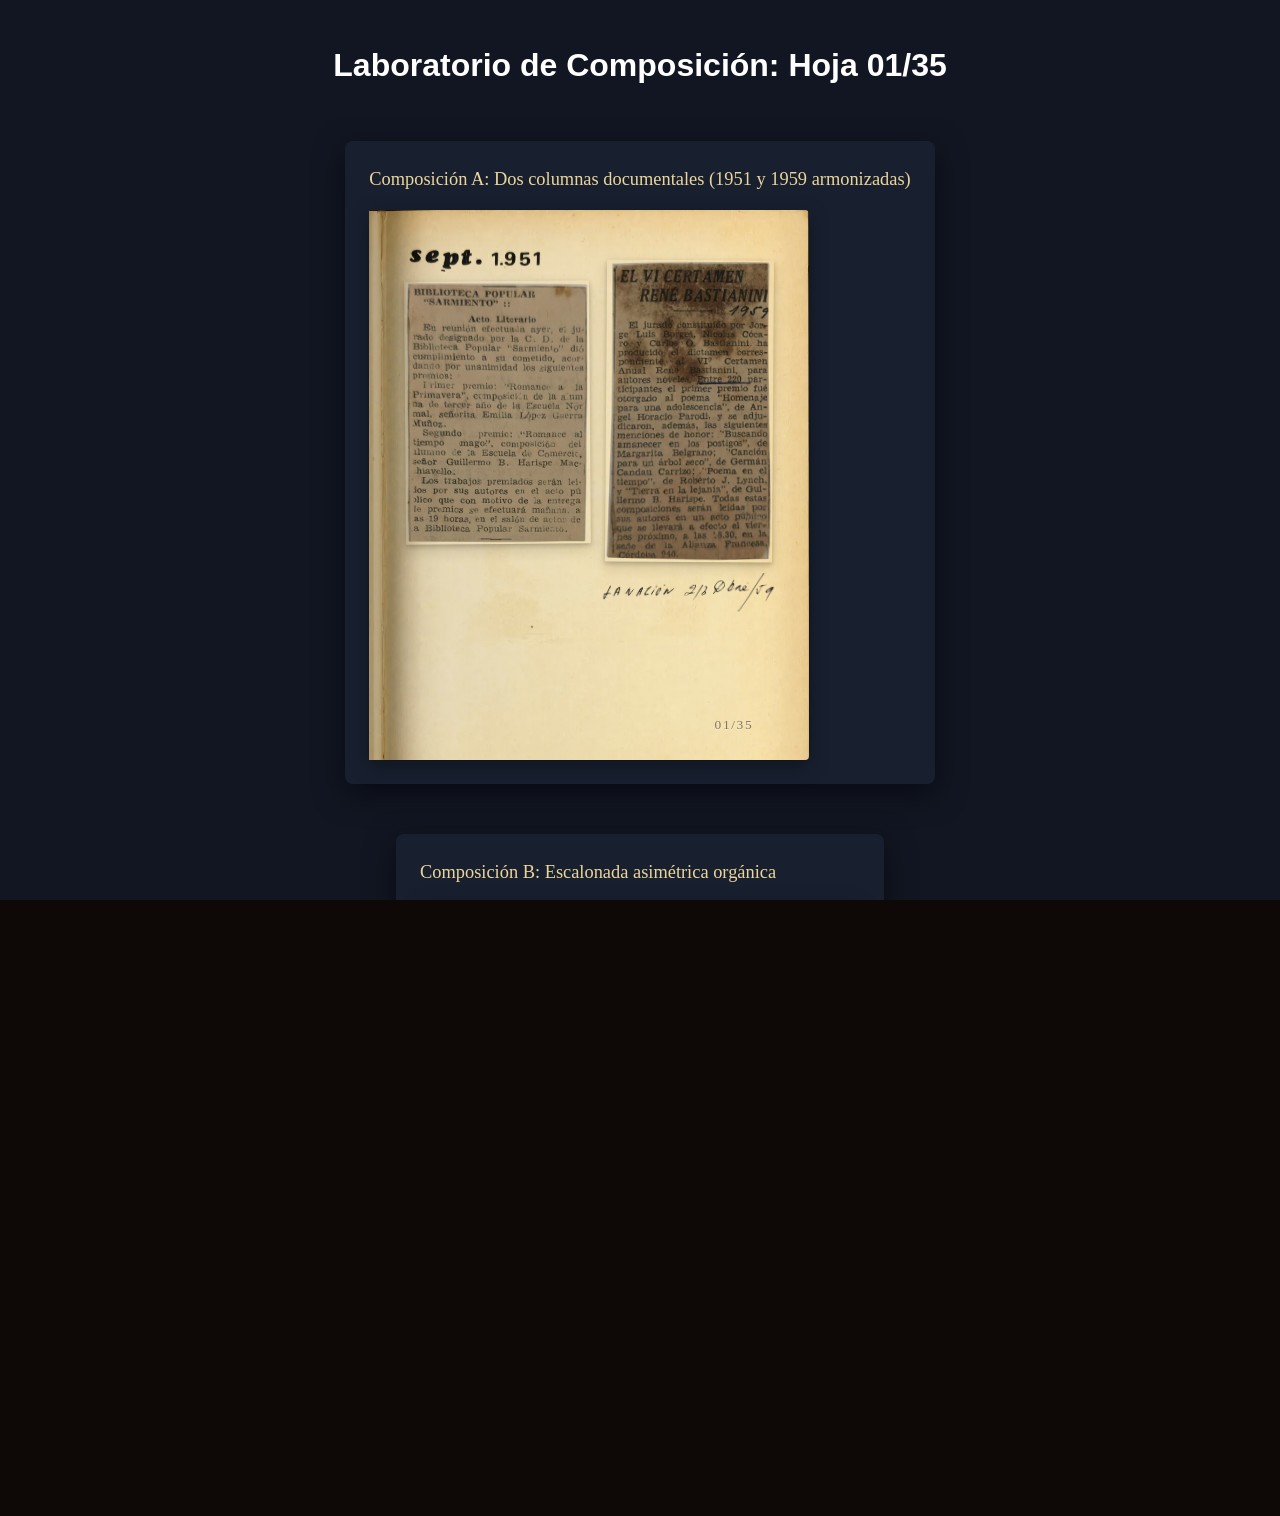
<file: tests/test-sheet-01.html>
<!DOCTYPE html>
<html lang="es">
<head>
  <meta charset="UTF-8">
  <title>Pruebas de Composición — Hoja 01/35</title>
  <link rel="stylesheet" href="../css/main.css">
  <link rel="stylesheet" href="../css/book.css">
  <style>
    body {
      background: #111622;
      color: #fff;
      font-family: sans-serif;
      padding: 40px;
      display: flex;
      flex-direction: column;
      align-items: center;
      gap: 50px;
    }
    .test-card {
      background: #182030;
      padding: 24px;
      border-radius: 8px;
      box-shadow: 0 10px 30px rgba(0,0,0,0.5);
    }
    .test-title {
      font-size: 1.15rem;
      margin-bottom: 15px;
      color: #ecd59b;
      font-family: serif;
    }
    .mock-page {
      width: 440px;
      height: 550px;
      padding: 30px 36px 20px 36px;
      background-color: var(--paper-ivory);
      background-image: 
        linear-gradient(to left, rgba(0,0,0,0.03) 0%, transparent 10%, rgba(20,12,6,0.08) 88%, rgba(20,12,6,0.32) 100%),
        url('../assets/textures/moda-page-gutter-paper.webp');
      background-size: cover;
      box-shadow: 0 6px 20px rgba(0,0,0,0.4);
      border-radius: 0 4px 4px 0;
      position: relative;
      display: flex;
      flex-direction: column;
      justify-content: space-between;
      box-sizing: border-box;
      overflow: hidden;
    }

    /* =========================================================
       COMPOSICIÓN A: DOS COLUMNAS EQUILIBRADAS
       ========================================================= */
    .sheet-scrapbook-duo {
      flex: 1;
      width: 100%;
      height: 100%;
      display: flex;
      justify-content: space-between;
      align-items: flex-start;
      gap: 16px;
      position: relative;
      padding-top: 6px;
      box-sizing: border-box;
    }

    .col-sarmiento {
      width: 51%;
      display: flex;
      flex-direction: column;
      align-items: flex-start;
    }

    .date-1951 {
      width: 80%;
      max-width: 136px;
      margin-bottom: 7px;
      margin-left: 2px;
      mix-blend-mode: multiply;
      transform: rotate(-0.3deg);
      user-select: none;
    }

    .clipping-sarmiento {
      width: 100%;
      border-radius: 1px;
      box-shadow: 
        0 2px 4px rgba(40, 28, 15, 0.22),
        0 6px 14px rgba(30, 20, 10, 0.14);
      transform: rotate(-0.4deg);
      user-select: none;
      display: block;
    }

    .col-bastianini {
      width: 46%;
      display: flex;
      flex-direction: column;
      align-items: flex-start;
      margin-top: 14px;
    }

    .clipping-bastianini {
      width: 100%;
      border-radius: 1px;
      box-shadow: 
        0 2px 4px rgba(40, 28, 15, 0.22),
        0 6px 14px rgba(30, 20, 10, 0.14);
      transform: rotate(0.4deg);
      user-select: none;
      display: block;
    }

    .date-lanacion {
      width: 105%;
      max-width: 175px;
      margin-top: 10px;
      margin-left: -5px;
      mix-blend-mode: multiply;
      transform: rotate(0.2deg);
      user-select: none;
    }

    /* =========================================================
       COMPOSICIÓN B: ESCALONADA ASIMÉTRICA ORGÁNICA
       ========================================================= */
    .sheet-scrapbook-staggered {
      flex: 1;
      width: 100%;
      height: 100%;
      position: relative;
      box-sizing: border-box;
    }

    .staggered-1951 {
      position: absolute;
      top: 4px;
      left: 2px;
      width: 184px;
      display: flex;
      flex-direction: column;
      align-items: flex-start;
      z-index: 2;
    }

    .staggered-1959 {
      position: absolute;
      bottom: 6px;
      right: 2px;
      width: 168px;
      display: flex;
      flex-direction: column;
      align-items: flex-start;
      z-index: 3;
    }
  </style>
</head>
<body>
  <h1>Laboratorio de Composición: Hoja 01/35</h1>

  <div class="test-card">
    <div class="test-title">Composición A: Dos columnas documentales (1951 y 1959 armonizadas)</div>
    <div class="mock-page">
      <div class="sheet-scrapbook-duo">
        <div class="col-sarmiento">
          <img src="../assets/sheet-01/date-1951.png" alt="sept. 1.951" class="date-1951">
          <img src="../assets/sheet-01/clipping-sarmiento-1951.png" alt="Biblioteca Popular Sarmiento 1951" class="clipping-sarmiento">
        </div>
        <div class="col-bastianini">
          <img src="../assets/sheet-01/clipping-bastianini-1959.png" alt="Certamen René Bastianini 1959" class="clipping-bastianini">
          <img src="../assets/sheet-01/date-lanacion-1959.png" alt="LA NACIÓN 2/3 Dbre/59" class="date-lanacion">
        </div>
      </div>
      <footer class="sheet-footer">
        <span class="sheet-number-display">01/35</span>
      </footer>
    </div>
  </div>

  <div class="test-card">
    <div class="test-title">Composición B: Escalonada asimétrica orgánica</div>
    <div class="mock-page">
      <div class="sheet-scrapbook-staggered">
        <div class="staggered-1951">
          <img src="../assets/sheet-01/date-1951.png" alt="sept. 1.951" class="date-1951">
          <img src="../assets/sheet-01/clipping-sarmiento-1951.png" alt="Biblioteca Popular Sarmiento 1951" class="clipping-sarmiento">
        </div>
        <div class="staggered-1959">
          <img src="../assets/sheet-01/clipping-bastianini-1959.png" alt="Certamen René Bastianini 1959" class="clipping-bastianini">
          <img src="../assets/sheet-01/date-lanacion-1959.png" alt="LA NACIÓN 2/3 Dbre/59" class="date-lanacion">
        </div>
      </div>
      <footer class="sheet-footer">
        <span class="sheet-number-display">01/35</span>
      </footer>
    </div>
  </div>
</body>
</html>
</file>
<file: css/main.css>
/* ==========================================================================
   AMBIENTACIÓN Y ESCRITORIO DE ROBLE OSCURO (C. 1970) — "LIBRO PARA MIS HIJOS"
   Vetas de roble añejo, iluminación cálida de lámpara y física de manipulación
   ========================================================================== */

:root {
  /* Paleta cromática del escritorio de roble oscuro antiguo */
  --oak-base: #140e0b;
  --oak-dark: #0e0907;
  --oak-grain-rich: #261b14;
  --oak-grain-pore: #1b120c;
  --oak-varnish-highlight: rgba(255, 220, 175, 0.08);

  /* Iluminación de lámpara de mesa clásica */
  --lamp-beam: radial-gradient(ellipse 70% 60% at 36% 28%, rgba(255, 230, 180, 0.18) 0%, rgba(255, 210, 150, 0.06) 55%, transparent 80%);
  --lamp-vignette: radial-gradient(circle at 50% 50%, transparent 40%, rgba(10, 7, 5, 0.75) 90%, rgba(5, 3, 2, 0.95) 100%);

  /* Materiales del libro físico (Encuadernación azul marino, cuero tostado y papel verjurado) */
  --paper-ivory: #faf5e6;
  --paper-ivory-dark: #eae0c7;
  --paper-edge: #d8cdb4;
  --paper-edge-shadow: #b3a48a;
  --ink-primary: #2b241d;
  --ink-secondary: #5e5246;
  --ink-muted: #8a7c6c;
  --ink-highlight: #7e2822; /* Rojo lacre */
  --gold-foil: #c99e58;
  --gold-foil-light: #e8c688;
  --cover-navy: #182335;
  --cover-navy-dark: #0e1622;
  --leather-tan: #8a6540;
  --leather-tan-dark: #624426;

  /* Tipografías */
  --font-serif: "Georgia", "Iowan Old Style", "Palatino Linotype", "Baskerville", serif;
  --font-display: "Baskerville", "Georgia", serif;
  --font-mono: "Courier New", Courier, monospace;
  --font-sans: -apple-system, BlinkMacSystemFont, "Segoe UI", Roboto, sans-serif;

  /* Dimensiones del libro adaptadas para evitar recortes en pantalla */
  --book-width: min(920px, 92vw);
  --book-height: min(570px, calc(100vh - 165px));
  --page-width: calc(var(--book-width) / 2);

  /* Cinemática pausada y física (650-900ms) */
  --flip-duration: 0.75s;
  --ui-transition: 0.22s cubic-bezier(0.2, 0.8, 0.4, 1);
}

/* Reset y accesibilidad */
*, *::before, *::after {
  box-sizing: border-box;
  margin: 0;
  padding: 0;
}

.sr-only {
  position: absolute;
  width: 1px;
  height: 1px;
  padding: 0;
  margin: -1px;
  overflow: hidden;
  clip: rect(0, 0, 0, 0);
  white-space: nowrap;
  border: 0;
}

html, body {
  width: 100%;
  height: 100%;
  overflow: hidden;
  background-color: var(--oak-dark);
  color: var(--ink-primary);
  font-family: var(--font-serif);
  font-size: 16px;
  line-height: 1.6;
  -webkit-font-smoothing: antialiased;
}

/* Superficie del escritorio antiguo con la imagen adjunta N.º 2 original (bg-book-desk.webp) */
.desk-surface {
  width: 100vw;
  height: 100vh;
  display: flex;
  flex-direction: column;
  justify-content: space-between;
  align-items: center;
  position: relative;
  overflow: hidden;
  padding: 10px 18px 14px 18px;
  
  background-color: #0c0806;
  background-image: url('../assets/textures/bg-book-desk.webp');
  background-size: cover;
  background-position: center center;
  background-repeat: no-repeat;
}

/* Sombra de contacto volumétrica y apoyo sobre el escritorio */
.desk-surface::before {
  content: "";
  position: absolute;
  top: 45%;
  left: 50%;
  transform: translate(-50%, -45%);
  width: calc(var(--book-width) + 120px);
  height: calc(var(--book-height) + 100px);
  background: radial-gradient(ellipse at 50% 55%, rgba(0, 0, 0, 0.75) 0%, rgba(0, 0, 0, 0.35) 55%, transparent 75%);
  pointer-events: none;
  z-index: 2;
  filter: blur(12px);
}

/* Encabezado superior discreto */
.app-header {
  width: 100%;
  max-width: 1100px;
  display: flex;
  justify-content: space-between;
  align-items: center;
  padding: 6px 14px;
  background: rgba(18, 13, 10, 0.72);
  backdrop-filter: blur(8px);
  border: 1px solid rgba(201, 158, 88, 0.22);
  border-radius: 8px;
  color: #dfd3c0;
  z-index: 100;
  box-shadow: 0 4px 15px rgba(0, 0, 0, 0.45);
}

.header-title-group h1 {
  font-size: 1.05rem;
  font-family: var(--font-display);
  letter-spacing: 0.04em;
  color: var(--gold-foil-light);
  font-weight: 500;
}

.header-title-group .author-subtitle {
  font-size: 0.76rem;
  color: #a89a85;
  font-style: italic;
}

.header-actions {
  display: flex;
  gap: 8px;
  align-items: center;
}

.btn-header {
  background: rgba(255, 255, 255, 0.06);
  border: 1px solid rgba(201, 158, 88, 0.25);
  color: #e4d7c3;
  padding: 5px 11px;
  border-radius: 4px;
  font-family: var(--font-sans);
  font-size: 0.8rem;
  cursor: pointer;
  transition: all var(--ui-transition);
  display: inline-flex;
  align-items: center;
  gap: 6px;
}

.btn-header:hover {
  background: rgba(201, 158, 88, 0.18);
  border-color: var(--gold-foil);
  color: #fff;
}

.btn-header:focus-visible {
  outline: 2px solid var(--gold-foil-light);
  outline-offset: 2px;
}

.btn-header.btn-subtle {
  background: rgba(0, 0, 0, 0.28);
}

.btn-header.is-active {
  background: rgba(201, 158, 88, 0.32);
  border-color: var(--gold-foil);
  color: #fff;
  box-shadow: 0 0 10px rgba(201, 158, 88, 0.45);
}

/* Indicador flotante de modo 2 manos (CTRL) */
.two-hand-badge {
  position: absolute;
  top: 58px;
  background: linear-gradient(135deg, rgba(38, 27, 20, 0.95), rgba(18, 13, 10, 0.98));
  border: 1px solid var(--gold-foil);
  color: var(--gold-foil-light);
  font-family: var(--font-sans);
  font-size: 0.78rem;
  padding: 4px 14px;
  border-radius: 20px;
  box-shadow: 0 4px 15px rgba(0, 0, 0, 0.6);
  display: flex;
  align-items: center;
  gap: 8px;
  z-index: 120;
  opacity: 0;
  transform: translateY(-8px);
  pointer-events: none;
  transition: opacity 0.2s ease, transform 0.2s ease;
}

.two-hand-badge.active {
  opacity: 1;
  transform: translateY(0);
}

/* Espacio de observación / viewport: perspectiva oblicua humana (persona sentada frente a la mesa) */
.book-viewport {
  flex: 1;
  width: 100%;
  display: flex;
  justify-content: center;
  align-items: center;
  position: relative;
  perspective: 1300px;
  perspective-origin: 50% 28%;
  overflow: visible;
  z-index: 10;
}

/* Escena principal del libro físico */
.scene-book {
  position: absolute;
  inset: 0;
  display: flex;
  flex-direction: column;
  justify-content: space-between;
  align-items: center;
  padding: 10px 18px 14px 18px;
  z-index: 10;
  transition: opacity 0.7s cubic-bezier(0.2, 0.85, 0.35, 1), transform 0.7s cubic-bezier(0.2, 0.85, 0.35, 1);
}

.scene-book.is-hidden {
  opacity: 0;
  transform: translateY(30px) scale(0.96);
  pointer-events: none;
}

/* Contenedor desplazable con mouse (Desk Pan) con ángulo oblicuo y torque tridimensional */
.book-pan-container {
  position: relative;
  transform: translate3d(calc(var(--pan-x, 0px) + var(--closed-offset-x, 0px)), var(--pan-y, 0px), 0)
             rotateX(calc(var(--view-pitch, 18deg) + var(--pan-rot-x, var(--rot-x, 0deg))))
             rotateY(calc(var(--view-yaw, 0deg) + var(--pan-rot-y, var(--rot-y, 0deg))))
             rotateZ(var(--pan-rot-z, var(--rot-z, 0deg)))
             scale(var(--book-scale, 1));
  transform-style: preserve-3d;
  transform-origin: center center;
  transition: transform 0.14s ease-out;
  cursor: grab;
  user-select: none;
  touch-action: pan-y;
}

.book-pan-container.is-dragging {
  cursor: grabbing;
  transition: none; /* Movimiento 1:1 en tiempo real sin retardo */
}

.book-pan-container.is-two-hands {
  cursor: grab;
}

.book-pan-container.is-two-hands.is-dragging {
  cursor: grabbing;
}

/* Menú desplegable accesible para selección de inclinaciones */
.tilt-dropdown-menu {
  position: absolute;
  top: calc(100% + 6px);
  left: 50%;
  transform: translateX(-50%);
  background: rgba(18, 24, 35, 0.96);
  border: 1px solid rgba(201, 158, 88, 0.45);
  border-radius: 6px;
  box-shadow: 0 10px 25px rgba(0, 0, 0, 0.65);
  backdrop-filter: blur(8px);
  padding: 6px 0;
  display: flex;
  flex-direction: column;
  min-width: 165px;
  z-index: 100;
  white-space: nowrap;
}

.tilt-dropdown-menu.is-hidden {
  display: none !important;
}

.tilt-menu-item {
  background: none;
  border: none;
  color: #dfceb1;
  font-family: var(--font-sans);
  font-size: 0.8rem;
  padding: 8px 14px;
  text-align: left;
  cursor: pointer;
  transition: background 0.15s ease, color 0.15s ease;
}

.tilt-menu-item:hover,
.tilt-menu-item:focus-visible {
  background: rgba(201, 158, 88, 0.22);
  color: #ecd59b;
  outline: none;
}

.tilt-menu-item.is-selected {
  color: var(--gold-foil);
  font-weight: 600;
  background: rgba(201, 158, 88, 0.12);
}

/* Grupo de control visual de tamaño/escala */
.scale-control-group {
  display: inline-flex;
  align-items: center;
  background: rgba(18, 24, 35, 0.65);
  border: 1px solid rgba(201, 158, 88, 0.35);
  border-radius: 6px;
  padding: 2px 4px;
  gap: 4px;
}

.btn-scale-step {
  padding: 3px 8px;
  font-size: 0.85rem;
  line-height: 1;
  min-width: 26px;
  border: none;
  background: transparent;
  color: #dfceb1;
  cursor: pointer;
  border-radius: 4px;
}

.btn-scale-step:hover {
  background: rgba(201, 158, 88, 0.2);
  color: #fff;
}

.scale-label-display {
  font-family: var(--font-mono, monospace);
  font-size: 0.76rem;
  color: #ecd59b;
  min-width: 40px;
  text-align: center;
  user-select: none;
}

/* Barra inferior sobria */
.app-footer {
  width: 100%;
  max-width: 820px;
  display: flex;
  flex-direction: column;
  padding: 8px 18px;
  background: rgba(18, 13, 10, 0.78);
  backdrop-filter: blur(10px);
  border: 1px solid rgba(201, 158, 88, 0.2);
  border-radius: 26px;
  z-index: 100;
  box-shadow: 0 6px 20px rgba(0, 0, 0, 0.45);
}

.footer-controls-row {
  display: flex;
  justify-content: space-between;
  align-items: center;
}

.nav-buttons-group {
  display: flex;
  gap: 10px;
  align-items: center;
}

.btn-nav {
  background: linear-gradient(135deg, #d4a962 0%, #aa803c 100%);
  color: #211608;
  border: 1px solid #ffd899;
  border-radius: 50%;
  width: 38px;
  height: 38px;
  display: flex;
  justify-content: center;
  align-items: center;
  font-size: 1.15rem;
  font-weight: bold;
  cursor: pointer;
  box-shadow: 0 3px 8px rgba(0, 0, 0, 0.5), inset 0 1px 1px rgba(255, 255, 255, 0.4);
  transition: all var(--ui-transition);
}

.btn-nav:hover:not(:disabled) {
  background: linear-gradient(135deg, #e8c17b 0%, #bd9046 100%);
  transform: translateY(-1px) scale(1.05);
  box-shadow: 0 5px 12px rgba(0, 0, 0, 0.6);
}

.btn-nav:active:not(:disabled) {
  transform: translateY(1px) scale(0.98);
}

.btn-nav:disabled {
  background: #382e25;
  color: #635445;
  border-color: #4a3e32;
  cursor: not-allowed;
  opacity: 0.45;
  transform: none;
  box-shadow: none;
}

.page-indicator-text {
  color: #dfceb7;
  font-size: 0.9rem;
  font-family: var(--font-sans);
  font-weight: 500;
  letter-spacing: 0.02em;
}

.desk-interaction-hints {
  display: flex;
  align-items: center;
  gap: 8px;
  font-size: 0.76rem;
  color: #9c8c78;
  font-family: var(--font-sans);
}

.desk-interaction-hints kbd {
  background: rgba(255, 255, 255, 0.1);
  border: 1px solid rgba(255, 255, 255, 0.18);
  border-radius: 3px;
  padding: 1px 5px;
  font-size: 0.7rem;
  color: #d8c9b4;
  margin: 0 1px;
}

.hint-separator {
  color: #665747;
}

/* Modal de transcripción accesible */
.modal-overlay {
  position: fixed;
  inset: 0;
  background: rgba(8, 6, 4, 0.84);
  backdrop-filter: blur(6px);
  display: none;
  justify-content: center;
  align-items: center;
  padding: 20px;
  z-index: 1000;
}

.modal-overlay.active {
  display: flex;
}

.modal-card {
  background: #fdfbf7;
  color: #211c18;
  border-radius: 10px;
  max-width: 680px;
  width: 100%;
  max-height: 85vh;
  display: flex;
  flex-direction: column;
  box-shadow: 0 25px 60px rgba(0, 0, 0, 0.85);
  border: 1px solid var(--paper-edge);
}

.modal-header {
  display: flex;
  justify-content: space-between;
  align-items: center;
  padding: 16px 24px;
  border-bottom: 1px solid #e8dec8;
  background: #f5eedc;
  border-radius: 10px 10px 0 0;
}

.modal-header h3 {
  font-family: var(--font-display);
  font-size: 1.25rem;
  color: var(--ink-highlight);
}

.btn-close-modal {
  background: none;
  border: none;
  font-size: 1.5rem;
  cursor: pointer;
  color: #635649;
  line-height: 1;
}

.modal-body {
  padding: 24px;
  overflow-y: auto;
  font-size: 1.05rem;
  line-height: 1.75;
}

.badge-fictional-notice {
  display: inline-block;
  font-family: var(--font-mono);
  font-size: 0.74rem;
  letter-spacing: 0.08em;
  color: #8c2a24;
  background: #fbeae8;
  border: 1px solid #f0b5af;
  padding: 4px 8px;
  border-radius: 3px;
  margin-bottom: 16px;
  text-transform: uppercase;
}

/* prefers-reduced-motion */
@media (prefers-reduced-motion: reduce) {
  *, *::before, *::after {
    animation-duration: 0.01ms !important;
    animation-iteration-count: 1 !important;
    transition-duration: 0.01ms !important;
    scroll-behavior: auto !important;
  }
}
</file>
<file: css/book.css>
/* ==========================================================================
   ESTILOS DEL LIBRO FÍSICO — "LIBRO PARA MIS HIJOS" (ITERACIÓN 4)
   Apertura física variable (0° a 180°), perspectiva humana y flexión natural de papel
   ========================================================================== */

/* Contenedor del libro apoyado sobre el escritorio de roble */
.book-container {
  position: relative;
  width: var(--book-width);
  height: var(--book-height);
  perspective: 1600px;
  transform-style: preserve-3d;
  user-select: none;
  
  /* Sombra de contacto volumétrica y ambient occlusion proyectada sobre la madera de roble */
  filter: drop-shadow(0px 20px 25px rgba(0, 0, 0, 0.85)) drop-shadow(25px 40px 50px rgba(10, 6, 4, 0.75));
  transition: transform 0.35s cubic-bezier(0.2, 0.85, 0.35, 1);
}

/* Base de encuadernación que abraza el libro (Tela azul y esquinas de cuero tostado) */
.book-cover-backing {
  position: absolute;
  inset: -8px -12px -10px -12px;
  background-color: var(--cover-navy-dark);
  background-image: 
    linear-gradient(135deg, rgba(255,255,255,0.08) 0%, transparent 40%),
    url('../assets/textures/moda-book-back-cover.webp');
  background-size: cover;
  background-position: center center;
  border-radius: 8px;
  border: 1px solid rgba(138, 101, 64, 0.4);
  box-shadow: 
    inset 1px 1px 2px rgba(255, 230, 180, 0.25),
    inset -2px -2px 4px rgba(0, 0, 0, 0.7),
    0 4px 15px rgba(0, 0, 0, 0.85);
  z-index: 1;
  transition: none;
}

/* Base adaptada dinámicamente según ángulo de apertura */
.book-cover-backing {
  left: var(--backing-left, calc(50% - 14px));
  width: var(--backing-width, calc(50% + 22px));
}

.book-cover-backing::after {
  content: "";
  position: absolute;
  inset: 5px 6px;
  border: 1px dashed rgba(201, 158, 88, 0.25);
  border-radius: 6px;
  pointer-events: none;
}

/* Bloque del libro (cuerpo transparente que alberga las alas izquierda y derecha) */
.book-body {
  position: relative;
  width: 100%;
  height: 100%;
  display: flex;
  background: transparent;
  border-radius: 4px;
  z-index: 5;
  transform-style: preserve-3d;
}

/* En portada/guarda o cerrado: la página izquierda base no debe asomar porque la tapa frontal es la superficie izquierda */
.book-container.is-cover-view:not(.is-page-flipping) .page-left,
.book-container.is-closed .page-left {
  opacity: 0 !important;
  pointer-events: none !important;
  visibility: hidden !important;
}

.book-container.is-page-flipping .page-left {
  transition: none !important;
  opacity: 1 !important;
  visibility: visible !important;
}

/* ==========================================================================
   CANTOS FÍSICOS TRIDIMENSIONALES: CABEZA (SUPERIOR) Y PIE (INFERIOR)
   Estratificación volumétrica de cuadernillos con textura de papel y sombras
   ========================================================================== */

.page-block-head,
.page-block-tail {
  position: absolute;
  pointer-events: none;
  z-index: 8;
  backface-visibility: visible;
  -webkit-backface-visibility: visible;
  background-color: var(--paper-ivory, #f7f3e8);
  transition: height 0.4s ease, opacity 0.3s ease;
}

.page-block-head {
  top: 0;
  transform-origin: top center;
  transform: rotateX(-90deg);
}

.page-block-tail {
  bottom: 0;
  transform-origin: bottom center;
  transform: rotateX(90deg);
}

.page-block-head.head-left {
  left: 0;
  width: 50%;
  height: var(--left-thickness, 11px);
  background-image: 
    repeating-linear-gradient(
      to bottom,
      #fefcf6 0px,
      #fefcf6 1px,
      #ece3cb 1.5px,
      #ded1b6 2px,
      #f8f2e2 2.5px,
      #cbbba0 3px,
      #b39e7c 3.5px
    ),
    linear-gradient(
      to right,
      rgba(15, 10, 5, 0.45) 0%,
      rgba(25, 18, 10, 0.15) 15px,
      rgba(0, 0, 0, 0.04) 50%,
      rgba(25, 18, 10, 0.25) calc(100% - 20px),
      rgba(18, 12, 6, 0.6) 100%
    ),
    linear-gradient(
      to bottom,
      rgba(255, 255, 255, 0.4) 0%,
      transparent 20%,
      rgba(0, 0, 0, 0.25) 75%,
      rgba(0, 0, 0, 0.6) 100%
    );
  box-shadow: inset 0 -1px 2px rgba(0, 0, 0, 0.5);
}

.page-block-head.head-right {
  left: 50%;
  width: 50%;
  height: var(--right-thickness, 20px);
  background-image: 
    repeating-linear-gradient(
      to bottom,
      #fefcf6 0px,
      #fefcf6 1px,
      #ece3cb 1.5px,
      #ded1b6 2px,
      #f8f2e2 2.5px,
      #cbbba0 3px,
      #b39e7c 3.5px
    ),
    linear-gradient(
      to right,
      rgba(18, 12, 6, 0.6) 0%,
      rgba(25, 18, 10, 0.25) 20px,
      rgba(0, 0, 0, 0.04) 50%,
      rgba(25, 18, 10, 0.15) calc(100% - 15px),
      rgba(15, 10, 5, 0.45) 100%
    ),
    linear-gradient(
      to bottom,
      rgba(255, 255, 255, 0.4) 0%,
      transparent 20%,
      rgba(0, 0, 0, 0.25) 75%,
      rgba(0, 0, 0, 0.6) 100%
    );
  box-shadow: inset 0 -1px 2px rgba(0, 0, 0, 0.5);
}

.page-block-tail.tail-left {
  left: 0;
  width: 50%;
  height: var(--left-thickness, 11px);
  background-image: 
    repeating-linear-gradient(
      to top,
      #fefcf6 0px,
      #fefcf6 1px,
      #ece3cb 1.5px,
      #ded1b6 2px,
      #f8f2e2 2.5px,
      #cbbba0 3px,
      #b39e7c 3.5px
    ),
    linear-gradient(
      to right,
      rgba(15, 10, 5, 0.45) 0%,
      rgba(25, 18, 10, 0.18) 15px,
      rgba(0, 0, 0, 0.05) 50%,
      rgba(25, 18, 10, 0.28) calc(100% - 20px),
      rgba(18, 12, 6, 0.6) 100%
    ),
    linear-gradient(
      to top,
      rgba(255, 255, 255, 0.35) 0%,
      transparent 20%,
      rgba(0, 0, 0, 0.3) 75%,
      rgba(0, 0, 0, 0.7) 100%
    );
  box-shadow: inset 0 1px 2px rgba(0, 0, 0, 0.5);
}

.page-block-tail.tail-right {
  left: 50%;
  width: 50%;
  height: var(--right-thickness, 20px);
  background-image: 
    repeating-linear-gradient(
      to top,
      #fefcf6 0px,
      #fefcf6 1px,
      #ece3cb 1.5px,
      #ded1b6 2px,
      #f8f2e2 2.5px,
      #cbbba0 3px,
      #b39e7c 3.5px
    ),
    linear-gradient(
      to right,
      rgba(18, 12, 6, 0.6) 0%,
      rgba(25, 18, 10, 0.28) 20px,
      rgba(0, 0, 0, 0.05) 50%,
      rgba(25, 18, 10, 0.18) calc(100% - 15px),
      rgba(15, 10, 5, 0.45) 100%
    ),
    linear-gradient(
      to top,
      rgba(255, 255, 255, 0.35) 0%,
      transparent 20%,
      rgba(0, 0, 0, 0.3) 75%,
      rgba(0, 0, 0, 0.7) 100%
    );
  box-shadow: inset 0 1px 2px rgba(0, 0, 0, 0.5);
}

/* En portada o libro cerrado: ocultar los bloques izquierdos */
.book-container.is-cover-view .head-left,
.book-container.is-cover-view .tail-left,
.book-container.is-closed .head-left,
.book-container.is-closed .tail-left {
  opacity: 0 !important;
  pointer-events: none !important;
  visibility: hidden !important;
}

/* Lomo redondeado de encuadernación artesanal para libro cerrado (en el eje central del tomo) */
.book-closed-spine {
  position: absolute;
  left: 50%;
  top: -8px;
  bottom: -10px;
  width: 32px;
  transform: translateX(-50%);
  background-color: var(--cover-navy-dark);
  background-image: 
    linear-gradient(
      to right,
      #090e17 0%,
      rgba(24, 35, 53, 0.7) 35%,
      rgba(35, 50, 75, 0.7) 65%,
      #0c121d 100%
    ),
    url('../assets/textures/moda-book-front-cover.webp');
  background-size: cover;
  background-position: left center;
  border-radius: 8px 0 0 8px;
  border-left: 2px solid var(--leather-tan);
  box-shadow: 
    inset 0 0 8px rgba(0,0,0,0.85),
    -4px 2px 8px rgba(0,0,0,0.65);
  z-index: 65;
  pointer-events: none;
  transition: opacity 0.25s ease;
}

/* Nervios en relieve y filetes dorados del lomo */
.book-closed-spine::before {
  content: "";
  position: absolute;
  top: 15%;
  bottom: 15%;
  left: 2px;
  right: 2px;
  background: repeating-linear-gradient(
    to bottom,
    transparent 0px,
    transparent 45px,
    rgba(201, 158, 88, 0.45) 45px,
    rgba(201, 158, 88, 0.45) 47px,
    rgba(0, 0, 0, 0.6) 47px,
    rgba(0, 0, 0, 0.6) 50px
  );
}

/* Tapa dura frontal interactiva con apertura variable (0° a 180°) */
.book-front-cover {
  position: absolute;
  top: -6px;
  left: 50%;
  width: calc(50% + 8px);
  height: calc(100% + 12px);
  transform-style: preserve-3d;
  transform-origin: left center;
  z-index: 70;
  cursor: grab;
  touch-action: none;
  transform: rotateY(calc(-1deg * var(--cover-angle, 0)));
}

.book-front-cover.is-dragging {
  cursor: grabbing;
  transition: none !important;
}

.book-front-cover.is-settling {
  transition: transform 0.45s cubic-bezier(0.2, 0.85, 0.35, 1);
}

.cover-face {
  position: absolute;
  inset: 0;
  backface-visibility: hidden;
  -webkit-backface-visibility: hidden;
  border-radius: 4px 8px 8px 4px;
  overflow: hidden;
}

.cover-face.front-face {
  z-index: 2;
  box-shadow: 
    inset 0 0 45px rgba(0, 0, 0, 0.75),
    inset 1px 1px 2px rgba(255, 230, 180, 0.25),
    3px 4px 12px rgba(0, 0, 0, 0.55);
}

.cover-face.back-face {
  transform: rotateY(180deg);
  background-color: var(--paper-ivory);
  background-image: 
    linear-gradient(to right, rgba(0,0,0,0.03) 0%, transparent 10%, rgba(20,12,6,0.08) 88%, rgba(20,12,6,0.32) 100%),
    url('../assets/textures/moda-page-gutter-paper.webp');
  background-size: cover;
  border-radius: 8px 4px 4px 8px;
  box-shadow: 
    inset 1px 0 2px rgba(255, 255, 255, 0.6),
    inset -15px 0 25px rgba(20, 12, 6, 0.15);
  display: flex;
  flex-direction: column;
  justify-content: space-between;
  padding: 34px 42px;
  overflow: hidden;
}

/* Hendidura y canal central del lomo cuando el libro está abierto */
.book-spine-crease {
  position: absolute;
  left: 50%;
  top: 0;
  bottom: 0;
  width: 44px;
  transform: translateX(-50%);
  background: linear-gradient(
    to right,
    rgba(12, 8, 5, 0.55) 0%,
    rgba(15, 10, 6, 0.28) 25%,
    rgba(255, 250, 240, 0.22) 48%,
    rgba(12, 8, 5, 0.65) 50%,
    rgba(255, 250, 240, 0.22) 52%,
    rgba(15, 10, 6, 0.28) 75%,
    rgba(12, 8, 5, 0.55) 100%
  );
  z-index: 40;
  pointer-events: none;
  box-shadow: inset 0 0 15px rgba(0, 0, 0, 0.55);
}

.book-container.is-closed .book-spine-crease {
  display: none;
}

/* ==========================================================================
   PÁGINAS ESTÁTICAS Y CURVATURA DE PAPEL CON TEXTURA ARCHIVÍSTICA
   ========================================================================== */

.book-page {
  position: relative;
  width: 50%;
  height: 100%;
  padding: 34px 42px;
  background-color: var(--paper-ivory);
  background-image: url('../assets/textures/moda-page-gutter-paper.webp');
  background-size: cover;
  display: flex;
  flex-direction: column;
  justify-content: space-between;
  overflow: hidden;
  transform-style: preserve-3d;
}

.book-page.page-left {
  z-index: 10;
  border-radius: 4px 0 0 4px;
  background-image: 
    linear-gradient(to right, rgba(0,0,0,0.03) 0%, transparent 10%, rgba(20,12,6,0.08) 88%, rgba(20,12,6,0.32) 100%),
    url('../assets/textures/moda-page-gutter-paper.webp');
  background-size: cover;
  box-shadow: 
    var(--left-edge-shadow, -2px 0 0 #eae2d0, -5px 1px 0 #ded4be, 0 3px 0 #ded4be, 0 6px 12px rgba(0,0,0,0.35)),
    inset 1px 0 2px rgba(255, 255, 255, 0.6);
  transition: box-shadow 0.4s ease, opacity 0.3s ease;
}

.book-page.page-right {
  border-radius: 0 4px 4px 0;
  background-image: 
    linear-gradient(to left, rgba(0,0,0,0.03) 0%, transparent 10%, rgba(20,12,6,0.08) 88%, rgba(20,12,6,0.32) 100%),
    url('../assets/textures/moda-page-gutter-paper.webp');
  background-size: cover;
  box-shadow: 
    var(--right-edge-shadow, 2px 0 0 #eae2d0, 5px 1px 0 #ded4be, 8px 2px 0 #cfc3a9, 12px 3px 0 #bdae92, 16px 4px 0 #a39376, 0 3px 0 #ded4be, 0 6px 0 #cfc3a9, 0 10px 0 #baa98c, 0 16px 24px rgba(0, 0, 0, 0.65)),
    inset -1px 0 2px rgba(255, 255, 255, 0.6);
  transition: box-shadow 0.4s ease;
}

/* ==========================================================================
   PORTADA: TELA AZUL MARINO, CUERO Y TARJETA MANUSCRITA EN BOLSILLO PLÁSTICO
   ========================================================================== */

.book-cover-view {
  width: 100%;
  height: 100%;
  background-color: var(--cover-navy);
  background-image: 
    radial-gradient(ellipse 90% 80% at 35% 30%, rgba(255,255,255,0.12) 0%, transparent 60%),
    linear-gradient(135deg, rgba(14, 20, 32, 0.35) 0%, rgba(22, 32, 50, 0.1) 45%, rgba(9, 13, 22, 0.65) 100%),
    url('../assets/textures/moda-book-front-cover-unlabeled.webp');
  background-size: cover;
  background-position: center center;
  position: relative;
  border-radius: 4px 8px 8px 4px;
  overflow: hidden;
  box-shadow: 
    inset 0 0 45px rgba(0, 0, 0, 0.8),
    inset 2px 2px 4px rgba(255, 230, 180, 0.25);
}

/* Bolsillo de plástico transparente adherido al forro de la tapa en sector inferior derecho */
.cover-pocket-sleeve {
  position: absolute;
  right: 32px;
  bottom: 40px;
  width: 184px;
  height: 118px;
  padding: 6px 7px 7px 7px;
  border-radius: 3px;
  /* Película transparente donde se aprecia el fondo de tela con leve brillo */
  background: rgba(255, 255, 255, 0.04);
  /* Uniones de termosellado discretas en tres lados */
  border-left: 1.5px solid rgba(255, 255, 255, 0.32);
  border-right: 1.5px solid rgba(255, 255, 255, 0.24);
  border-bottom: 2px solid rgba(255, 255, 255, 0.28);
  border-top: none; /* Abertura superior para la inserción de la tarjeta */
  box-shadow: 
    0 6px 18px rgba(0, 0, 0, 0.52),
    0 1px 4px rgba(0, 0, 0, 0.38),
    inset 0 1px 1px rgba(255, 255, 255, 0.18);
  display: flex;
  align-items: center;
  justify-content: center;
  z-index: 10;
  pointer-events: none;
  transform: rotate(-0.5deg);
}

/* Tarjeta rectangular de papel viejo amarillo cálido */
.cover-card-paper {
  width: 100%;
  height: 100%;
  background-color: #eddcaa;
  background-image: 
    radial-gradient(circle at 45% 40%, #f6ecd0 0%, #ebdea9 60%, #decb8e 100%),
    linear-gradient(135deg, rgba(255, 255, 255, 0.16) 0%, transparent 40%, rgba(120, 95, 45, 0.09) 100%);
  border-radius: 2px;
  padding: 4px 6px;
  display: flex;
  align-items: center;
  justify-content: center;
  box-shadow: 
    inset 0 0 14px rgba(160, 125, 55, 0.32),
    inset 0 0 2px rgba(105, 75, 30, 0.28),
    0 1px 3px rgba(0, 0, 0, 0.32);
  position: relative;
  overflow: hidden;
  box-sizing: border-box;
}

/* Textura sutil de fibras y envejecimiento natural */
.cover-card-paper::before {
  content: "";
  position: absolute;
  inset: 0;
  background-image: 
    radial-gradient(circle at 18% 82%, rgba(140, 105, 50, 0.10) 0%, transparent 35%),
    radial-gradient(circle at 82% 22%, rgba(130, 95, 45, 0.08) 0%, transparent 32%),
    radial-gradient(circle at 50% 50%, rgba(200, 175, 120, 0.06) 0%, transparent 60%);
  pointer-events: none;
  opacity: 0.9;
}

/* Réplica exacta de la caligrafía original de Guillermo Bautista Harispe (1984) */
.card-original-handwriting-img {
  width: 100%;
  height: 100%;
  object-fit: contain;
  mix-blend-mode: multiply;
  filter: contrast(1.10) drop-shadow(0 0 0.4px rgba(20, 50, 95, 0.4));
  position: relative;
  z-index: 2;
  user-select: none;
  pointer-events: none;
}

/* Película de plástico transparente superpuesta con reflejo y ranura superior */
.pocket-plastic-film {
  position: absolute;
  inset: 0;
  border-radius: 3px;
  pointer-events: none;
  z-index: 5;
  background: linear-gradient(
    135deg,
    rgba(255, 255, 255, 0.18) 0%,
    rgba(255, 255, 255, 0.06) 24%,
    transparent 50%,
    rgba(255, 255, 255, 0.04) 75%,
    rgba(255, 255, 255, 0.14) 100%
  );
  overflow: hidden;
}

/* Corte o ranura de inserción en el borde superior del bolsillo con sutil muesca */
.pocket-slit-opening {
  position: absolute;
  top: 0;
  left: 2px;
  right: 2px;
  height: 2px;
  background: linear-gradient(to right, rgba(255, 255, 255, 0.65) 0%, rgba(255, 255, 255, 0.28) 50%, rgba(255, 255, 255, 0.55) 100%);
  box-shadow: 0 1px 2px rgba(0, 0, 0, 0.35);
  border-radius: 1px 1px 0 0;
}

/* Pequeña muesca semicircular superior para extracción */
.pocket-slit-opening::after {
  content: "";
  position: absolute;
  top: 0;
  left: 50%;
  transform: translateX(-50%);
  width: 24px;
  height: 5px;
  border-bottom: 1.5px solid rgba(255, 255, 255, 0.45);
  border-radius: 0 0 12px 12px;
  background: rgba(0, 0, 0, 0.1);
}

/* Brillo especular satinado diagonal que cruza el plástico */
.pocket-sheen {
  position: absolute;
  top: -30%;
  left: -20%;
  width: 140%;
  height: 160%;
  background: linear-gradient(
    125deg,
    transparent 36%,
    rgba(255, 255, 255, 0.14) 42%,
    rgba(255, 255, 255, 0.03) 48%,
    transparent 56%
  );
  transform: rotate(5deg);
}

/* Indicación sutil para abrir el libro cerrado en sector inferior izquierdo */
.cover-open-affordance {
  position: absolute;
  bottom: 26px;
  left: 36px;
  display: inline-flex;
  align-items: center;
  gap: 8px;
  background: rgba(18, 24, 35, 0.68);
  backdrop-filter: blur(4px);
  border: 1px dashed rgba(201, 158, 88, 0.5);
  padding: 6px 14px;
  border-radius: 20px;
  font-family: var(--font-sans);
  font-size: 0.74rem;
  letter-spacing: 0.05em;
  color: var(--gold-foil-light);
  animation: pulseAffordance 3s infinite ease-in-out;
  z-index: 15;
}

@keyframes pulseAffordance {
  0%, 100% { opacity: 0.8; transform: translateY(0); }
  50% { opacity: 1; transform: translateY(-2px); }
}

@media (max-width: 600px) {
  .cover-pocket-sleeve {
    right: 18px;
    bottom: 26px;
    width: 144px;
    height: 92px;
    padding: 4px;
  }
  .cover-open-affordance {
    left: 14px;
    bottom: 16px;
    padding: 4px 10px;
    font-size: 0.68rem;
  }
}

/* ==========================================================================
   ZONAS INTERACTIVAS DE AGARRE DE HOJAS
   ========================================================================== */

.page-turn-trigger {
  position: absolute;
  width: 90px;
  height: 90px;
  z-index: 45;
  cursor: grab;
  pointer-events: auto;
  touch-action: none;
}

.page-turn-trigger:active {
  cursor: grabbing;
}

.page-turn-trigger.corner-top-right {
  top: 0;
  right: 0;
  clip-path: polygon(100% 0, 0 0, 100% 100%);
}

.page-turn-trigger.corner-bottom-right {
  bottom: 0;
  right: 0;
  clip-path: polygon(100% 0, 0 100%, 100% 100%);
}

.page-turn-trigger.corner-top-left {
  top: 0;
  left: 0;
  clip-path: polygon(0 0, 100% 0, 0 100%);
}

.page-turn-trigger.corner-bottom-left {
  bottom: 0;
  left: 0;
  clip-path: polygon(0 0, 0 100%, 100% 100%);
}

.corner-peel-hint {
  position: absolute;
  inset: 0;
  opacity: 0;
  transition: opacity 0.25s ease, transform 0.25s ease;
  pointer-events: none;
}

.page-turn-trigger.corner-bottom-right:hover .corner-peel-hint,
.page-turn-trigger.corner-top-right:hover .corner-peel-hint {
  opacity: 1;
  background: linear-gradient(135deg, transparent 55%, rgba(0, 0, 0, 0.15) 58%, #f0e6ce 60%, #fff 90%);
  filter: drop-shadow(-3px -3px 4px rgba(0, 0, 0, 0.25));
  transform: translate(-4px, -4px);
}

.page-turn-trigger.corner-bottom-left:hover .corner-peel-hint,
.page-turn-trigger.corner-top-left:hover .corner-peel-hint {
  opacity: 1;
  background: linear-gradient(-135deg, transparent 55%, rgba(0, 0, 0, 0.15) 58%, #f0e6ce 60%, #fff 90%);
  filter: drop-shadow(3px -3px 4px rgba(0, 0, 0, 0.25));
  transform: translate(4px, -4px);
}

/* Franja perimetral de agarre de la hoja */
.page-edge-strip {
  position: absolute;
  top: 0;
  bottom: 0;
  width: 55px;
  z-index: 42;
  cursor: grab;
  touch-action: none;
}

.page-edge-strip:active {
  cursor: grabbing;
}

.page-edge-strip.edge-right {
  right: 0;
}

.page-edge-strip.edge-left {
  left: 0;
}

/* ==========================================================================
   HOJA MÓVIL Y ARRASTRE PROGRESIVO EN TIEMPO REAL
   ========================================================================== */

.flipping-leaf {
  position: absolute;
  top: 0;
  right: 0;
  width: 50%;
  height: 100%;
  transform-style: preserve-3d;
  transform-origin: left center;
  z-index: 60;
  pointer-events: none;
  
  /* Giro tridimensional puro sin distorsión de skew para evitar pliegues artificiales */
  transform: 
    rotateY(var(--leaf-angle, 0deg)) 
    translateZ(var(--leaf-z, 0px));
}

.flipping-leaf.flip-left-to-right {
  left: 0;
  right: auto;
  transform-origin: right center;
}

/* Movimiento 1:1 en tiempo real al arrastrar con el mouse */
.flipping-leaf.is-dragging-leaf {
  transition: none !important;
}

/* Continuidad suave con cadencia física pausada (650-900ms) */
.flipping-leaf.is-finishing-turn {
  transition: transform 0.75s cubic-bezier(0.25, 0.9, 0.35, 1);
}

.leaf-face {
  position: absolute;
  inset: 0;
  width: 100% !important;
  height: 100% !important;
  padding: 34px 42px;
  backface-visibility: hidden;
  -webkit-backface-visibility: hidden;
  background-color: var(--paper-ivory);
  background-image: url('../assets/textures/moda-page-gutter-paper.webp');
  background-size: cover;
  overflow: hidden;
  display: flex;
  flex-direction: column;
  justify-content: space-between;
}

.leaf-face.front {
  z-index: 2;
  border-radius: 0 4px 4px 0;
  background-image: 
    linear-gradient(to left, rgba(0,0,0,0.03) 0%, transparent 12%, rgba(20,12,6,0.08) 85%, rgba(20,12,6,0.3) 100%),
    url('../assets/textures/moda-page-gutter-paper.webp');
  background-size: cover;
  box-shadow: -4px 0 18px rgba(0, 0, 0, 0.28);
}

.leaf-face.back {
  transform: rotateY(180deg);
  border-radius: 4px 0 0 4px;
  background-image: 
    linear-gradient(to right, rgba(0,0,0,0.03) 0%, transparent 12%, rgba(20,12,6,0.08) 85%, rgba(20,12,6,0.3) 100%),
    url('../assets/textures/moda-page-gutter-paper.webp');
  background-size: cover;
  box-shadow: 4px 0 18px rgba(0, 0, 0, 0.28);
}

.flipping-leaf.flip-left-to-right .leaf-face.front {
  border-radius: 4px 0 0 4px;
  background-image: 
    linear-gradient(to right, rgba(0,0,0,0.03) 0%, transparent 12%, rgba(20,12,6,0.08) 85%, rgba(20,12,6,0.3) 100%),
    url('../assets/textures/moda-page-gutter-paper.webp');
  background-size: cover;
  box-shadow: 4px 0 18px rgba(0, 0, 0, 0.28);
}

.flipping-leaf.flip-left-to-right .leaf-face.back {
  border-radius: 0 4px 4px 0;
  background-image: 
    linear-gradient(to left, rgba(0,0,0,0.03) 0%, transparent 12%, rgba(20,12,6,0.08) 85%, rgba(20,12,6,0.3) 100%),
    url('../assets/textures/moda-page-gutter-paper.webp');
  background-size: cover;
  box-shadow: -4px 0 18px rgba(0, 0, 0, 0.28);
}

/* Sombra dinámica de flexión de papel y curvatura cilíndrica con reflejo satinado suave (sin resplandor blanco) */
.leaf-shadow-overlay {
  position: absolute;
  inset: 0;
  pointer-events: none;
  background: linear-gradient(
    to right,
    rgba(20, 12, 6, 0.35) 0%,
    rgba(255, 245, 220, 0.12) calc(var(--leaf-crest, 50%) - 14%),
    rgba(255, 250, 235, 0.25) var(--leaf-crest, 50%),
    rgba(20, 12, 6, 0.25) calc(var(--leaf-crest, 50%) + 18%),
    transparent 100%
  );
  opacity: var(--leaf-shadow-opacity, 0);
  transition: opacity 0.08s ease;
}

/* Sombra proyectada por la hoja sobre el pliego inferior */
.page-cast-shadow {
  position: absolute;
  top: 0;
  bottom: 0;
  width: 50%;
  pointer-events: none;
  z-index: 55;
  background: radial-gradient(ellipse at 50% 50%, rgba(0, 0, 0, 0.5) 0%, transparent 75%);
  opacity: var(--cast-shadow-opacity, 0);
  transition: opacity 0.1s ease;
}

/* ==========================================================================
   TIPOGRAFÍA Y CONTENIDO EDITORIAL DE PÁGINAS / HOJAS VACÍAS
   ========================================================================== */

.page-inner-content {
  width: 100%;
  height: 100%;
  display: flex;
  flex-direction: column;
}

.page-content-wrapper {
  width: 100%;
  height: 100%;
  display: flex;
  flex-direction: column;
  justify-content: space-between;
  overflow: hidden;
  box-sizing: border-box;
}

/* Estructura limpia de hoja vacía preparada para imágenes originales */
.page-content-wrapper.sheet-layout {
  position: relative;
  padding: 0;
}

.sheet-main-content {
  flex: 1;
  width: 100%;
  height: 100%;
  display: flex;
  align-items: center;
  justify-content: center;
  position: relative;
  overflow: hidden;
}

.sheet-scanned-image {
  max-width: 100%;
  max-height: 100%;
  object-fit: contain;
  box-shadow: 0 1px 4px rgba(0, 0, 0, 0.15);
}

/* ==========================================================================
   COMPOSICIÓN DOCUMENTAL ARCHIVÍSTICA — HOJA 01/35
   Primeros reconocimientos literarios de Guillermo Bautista Harispe (1951 - 1959)
   ========================================================================== */

.sheet-scrapbook-composition {
  position: relative;
  width: 100%;
  height: 100%;
  box-sizing: border-box;
  padding: 8px 12px 6px 14px;
  overflow: hidden;
}

/* ==========================================================================
   DISPOSICIÓN ESCALONADA ASIMÉTRICA: APROVECHAMIENTO NATURAL DEL ESPACIO
   Recorte 1 (1951, Biblioteca Sarmiento) arriba a la izquierda.
   Recorte 2 (1959, Bastianini / La Nación) descendiendo en diagonal a la derecha.
   ========================================================================== */

.scrapbook-item {
  display: flex;
  flex-direction: column;
  align-items: flex-start;
  box-sizing: border-box;
  transition: transform 0.25s cubic-bezier(0.2, 0.8, 0.3, 1);
}

/* 1951: Sector superior izquierdo con leve inclinación manual */
.item-sarmiento {
  position: absolute;
  top: 10px;
  left: 14px;
  width: 42%;
  max-width: 172px;
  z-index: 2;
  transform: rotate(-0.85deg);
  transform-origin: 10% 20%;
}

.item-sarmiento:hover {
  transform: rotate(-0.4deg) scale(1.015);
  z-index: 10;
}

.date-typewritten-1951 {
  width: 78%;
  max-width: 130px;
  height: auto;
  margin-bottom: 6px;
  margin-left: 2px;
  mix-blend-mode: multiply;
  transform: rotate(-0.35deg);
  user-select: none;
  pointer-events: none;
}

/* 1959: Sector medio-inferior derecho en cascada diagonal con contra-inclinación orgánica */
/* Con separación horizontal respecto al primer recorte para destacar que son piezas independientes */
.item-bastianini {
  position: absolute;
  top: 116px;
  right: 14px;
  width: 39.5%;
  max-width: 158px;
  z-index: 3;
  transform: rotate(1.15deg);
  transform-origin: 90% 20%;
}

.item-bastianini:hover {
  transform: rotate(0.6deg) scale(1.015);
  z-index: 10;
}

.date-handwritten-1959 {
  width: 100%;
  max-width: 160px;
  height: auto;
  margin-top: 8px;
  margin-left: 0;
  mix-blend-mode: multiply;
  transform: rotate(0.35deg);
  user-select: none;
  pointer-events: none;
}

/* ==========================================================================
   CONTORNO FÍSICO DE PAPEL RECORTADO CON TIJERA
   Sombra de contacto multicapa fiel al borde orgánico del papel
   ========================================================================== */

.clipping-card-wrap {
  position: relative;
  display: block;
  width: 100%;
  cursor: zoom-in;
  /* drop-shadow se ciñe con precisión subpíxel al contorno de tijera del canal alfa */
  filter: 
    drop-shadow(0 1.5px 3px rgba(35, 24, 12, 0.28))
    drop-shadow(0 5px 14px rgba(25, 16, 8, 0.16));
  transition: filter 0.25s ease, transform 0.2s ease, opacity 0.3s ease;
}

/* Siluetas exactas con corte de tijera artesanal (clip-path recorta también la zona interactiva de clics) */
.clipping-card-wrap.wrap-sarmiento {
  clip-path: polygon(1.05% 0.59%, 12.13% 0.68%, 28.87% 0.82%, 49.79% 0.94%, 70.71% 1.12%, 87.45% 1.32%, 98.54% 1.53%, 98.95% 2.06%, 98.83% 14.41%, 98.74% 29.12%, 98.54% 43.82%, 98.12% 58.53%, 97.82% 73.24%, 97.41% 87.94%, 96.99% 98.68%, 96.44% 99.18%, 85.36% 99.12%, 68.62% 99.26%, 51.88% 99.18%, 33.05% 99.06%, 14.23% 98.97%, 1.88% 98.82%, 0.92% 98.24%, 1.05% 87.94%, 1.17% 70.29%, 1.26% 52.65%, 1.13% 35.00%, 1.00% 17.35%, 0.92% 2.65%);
}

.clipping-card-wrap.wrap-bastianini {
  clip-path: polygon(3.25% 1.39%, 17.80% 1.10%, 36.13% 0.81%, 57.07% 0.64%, 78.01% 0.58%, 96.60% 0.64%, 97.28% 1.16%, 96.96% 11.56%, 96.86% 23.12%, 97.28% 37.57%, 97.80% 52.02%, 98.43% 66.47%, 98.85% 80.92%, 98.69% 93.93%, 97.91% 98.84%, 83.25% 98.99%, 67.54% 99.19%, 46.60% 99.13%, 28.27% 98.99%, 9.95% 98.84%, 1.57% 98.70%, 0.94% 97.98%, 1.31% 93.93%, 1.99% 79.48%, 2.72% 65.03%, 3.40% 50.58%, 3.56% 36.13%, 3.46% 21.68%, 3.25% 8.67%);
}

.clipping-card-wrap.wrap-nino-dice {
  clip-path: polygon(0.65% 0.69%, 13.59% 0.66%, 29.77% 0.58%, 47.57% 0.52%, 65.37% 0.44%, 83.17% 0.38%, 97.41% 0.30%, 97.90% 0.55%, 97.80% 8.52%, 97.73% 19.51%, 97.90% 30.49%, 98.12% 41.48%, 98.38% 52.47%, 98.64% 63.46%, 98.87% 74.45%, 99.03% 85.44%, 99.19% 92.31%, 99.35% 99.45%, 98.87% 99.70%, 83.17% 99.66%, 63.75% 99.62%, 44.34% 99.59%, 24.92% 99.56%, 10.36% 99.52%, 2.59% 99.48%, 2.10% 99.24%, 2.20% 89.56%, 1.94% 77.20%, 1.68% 66.21%, 1.46% 55.22%, 1.23% 44.23%, 0.97% 33.24%, 0.81% 22.25%, 0.65% 11.26%, 0.58% 0.96%);
}

.clipping-card-wrap.wrap-trinchera {
  clip-path: polygon(0.94% 0.25%, 13.21% 0.51%, 30.50% 0.83%, 49.37% 1.15%, 68.24% 1.46%, 85.53% 1.72%, 99.06% 1.97%, 99.37% 2.23%, 99.12% 10.32%, 98.90% 20.51%, 98.68% 30.70%, 98.27% 40.89%, 97.80% 51.08%, 97.33% 61.27%, 96.70% 71.46%, 96.07% 81.66%, 95.35% 90.57%, 94.97% 96.94%, 94.81% 99.55%, 94.18% 99.75%, 80.82% 99.72%, 61.95% 99.68%, 43.08% 99.64%, 24.21% 99.62%, 8.49% 99.59%, 0.94% 99.55%, 0.47% 99.36%, 0.57% 91.85%, 0.63% 80.38%, 0.69% 68.92%, 0.63% 57.45%, 0.69% 47.26%, 0.79% 37.07%, 0.88% 26.88%, 0.79% 16.69%, 0.88% 6.50%, 0.88% 0.51%);
}

/* Tarjeta flotante en primer plano con el mismo contorno orgánico exacto */
.clipping-floating-card[data-clipping-type="sarmiento"] {
  clip-path: polygon(1.05% 0.59%, 12.13% 0.68%, 28.87% 0.82%, 49.79% 0.94%, 70.71% 1.12%, 87.45% 1.32%, 98.54% 1.53%, 98.95% 2.06%, 98.83% 14.41%, 98.74% 29.12%, 98.54% 43.82%, 98.12% 58.53%, 97.82% 73.24%, 97.41% 87.94%, 96.99% 98.68%, 96.44% 99.18%, 85.36% 99.12%, 68.62% 99.26%, 51.88% 99.18%, 33.05% 99.06%, 14.23% 98.97%, 1.88% 98.82%, 0.92% 98.24%, 1.05% 87.94%, 1.17% 70.29%, 1.26% 52.65%, 1.13% 35.00%, 1.00% 17.35%, 0.92% 2.65%);
}

.clipping-floating-card[data-clipping-type="bastianini"] {
  clip-path: polygon(3.25% 1.39%, 17.80% 1.10%, 36.13% 0.81%, 57.07% 0.64%, 78.01% 0.58%, 96.60% 0.64%, 97.28% 1.16%, 96.96% 11.56%, 96.86% 23.12%, 97.28% 37.57%, 97.80% 52.02%, 98.43% 66.47%, 98.85% 80.92%, 98.69% 93.93%, 97.91% 98.84%, 83.25% 98.99%, 67.54% 99.19%, 46.60% 99.13%, 28.27% 98.99%, 9.95% 98.84%, 1.57% 98.70%, 0.94% 97.98%, 1.31% 93.93%, 1.99% 79.48%, 2.72% 65.03%, 3.40% 50.58%, 3.56% 36.13%, 3.46% 21.68%, 3.25% 8.67%);
}

.clipping-floating-card[data-clipping-type="nino-dice"] {
  clip-path: polygon(0.65% 0.69%, 13.59% 0.66%, 29.77% 0.58%, 47.57% 0.52%, 65.37% 0.44%, 83.17% 0.38%, 97.41% 0.30%, 97.90% 0.55%, 97.80% 8.52%, 97.73% 19.51%, 97.90% 30.49%, 98.12% 41.48%, 98.38% 52.47%, 98.64% 63.46%, 98.87% 74.45%, 99.03% 85.44%, 99.19% 92.31%, 99.35% 99.45%, 98.87% 99.70%, 83.17% 99.66%, 63.75% 99.62%, 44.34% 99.59%, 24.92% 99.56%, 10.36% 99.52%, 2.59% 99.48%, 2.10% 99.24%, 2.20% 89.56%, 1.94% 77.20%, 1.68% 66.21%, 1.46% 55.22%, 1.23% 44.23%, 0.97% 33.24%, 0.81% 22.25%, 0.65% 11.26%, 0.58% 0.96%);
}

.clipping-floating-card[data-clipping-type="trinchera"] {
  clip-path: polygon(0.94% 0.25%, 13.21% 0.51%, 30.50% 0.83%, 49.37% 1.15%, 68.24% 1.46%, 85.53% 1.72%, 99.06% 1.97%, 99.37% 2.23%, 99.12% 10.32%, 98.90% 20.51%, 98.68% 30.70%, 98.27% 40.89%, 97.80% 51.08%, 97.33% 61.27%, 96.70% 71.46%, 96.07% 81.66%, 95.35% 90.57%, 94.97% 96.94%, 94.81% 99.55%, 94.18% 99.75%, 80.82% 99.72%, 61.95% 99.68%, 43.08% 99.64%, 24.21% 99.62%, 8.49% 99.59%, 0.94% 99.55%, 0.47% 99.36%, 0.57% 91.85%, 0.63% 80.38%, 0.69% 68.92%, 0.63% 57.45%, 0.69% 47.26%, 0.79% 37.07%, 0.88% 26.88%, 0.79% 16.69%, 0.88% 6.50%, 0.88% 0.51%);
}

.clipping-card-wrap:hover {
  filter: 
    drop-shadow(0 2.5px 5px rgba(35, 24, 12, 0.34))
    drop-shadow(0 8px 20px rgba(25, 16, 8, 0.22));
}

.clipping-card-1,
.clipping-card-2,
.clipping-card-nino,
.clipping-card-trinchera {
  width: 100%;
  height: auto;
  display: block;
  border-radius: 0;
  box-shadow: none; /* Reemplazado por drop-shadow en el contenedor envolvente */
  user-select: none;
  pointer-events: auto;
  image-rendering: -webkit-optimize-contrast;
  image-rendering: high-quality;
}

/* ==========================================================================
   COMPOSICIÓN DOCUMENTAL ARCHIVÍSTICA — HOJA 02/35
   Publicación de "Trinchera del Asombro" de Guillermo B. Harispe (Julio 1961)
   ========================================================================== */

/* Bloque izquierdo: Poema "Un niño dice", Soneto y Nota editorial (8.7.61) */
.item-nino-dice {
  position: absolute;
  top: 8px;
  left: 14px;
  width: 42.5%;
  max-width: 174px;
  z-index: 2;
  transform: rotate(-0.65deg);
  transform-origin: 15% 15%;
}

.item-nino-dice:hover {
  transform: rotate(-0.25deg) scale(1.015);
  z-index: 10;
}

.date-typewritten-1961-left {
  width: 68%;
  max-width: 115px;
  height: auto;
  margin-bottom: 5px;
  margin-left: 2px;
  mix-blend-mode: multiply;
  transform: rotate(-0.25deg);
  user-select: none;
  pointer-events: none;
}

/* Bloque derecho: Diario El Argentino, Crítica de Ana Etchegoyen (26.7.61) */
.item-trinchera {
  position: absolute;
  top: 14px;
  right: 14px;
  width: 44.5%;
  max-width: 182px;
  z-index: 3;
  transform: rotate(0.75deg);
  transform-origin: 85% 20%;
}

.item-trinchera:hover {
  transform: rotate(0.35deg) scale(1.015);
  z-index: 10;
}

.heading-group-trinchera {
  display: flex;
  flex-direction: column;
  align-items: flex-end;
  width: 96%;
  max-width: 172px;
  margin-bottom: 6px;
  margin-left: 2px;
  user-select: none;
  pointer-events: none;
}

.header-el-argentino-1961 {
  width: 100%;
  height: auto;
  mix-blend-mode: multiply;
  transform: rotate(0.2deg);
  user-select: none;
  pointer-events: none;
}

.date-typewritten-1961-right {
  width: 55%;
  height: auto;
  margin-top: 2px;
  mix-blend-mode: multiply;
  transform: rotate(0.2deg);
  user-select: none;
  pointer-events: none;
}

/* Pie de hoja discreto con numeración editorial alineada a la derecha (ej: 01/35) */
.sheet-footer {
  width: 100%;
  display: flex;
  justify-content: flex-end;
  align-items: center;
  padding: 6px 20px 4px 0;
  box-sizing: border-box;
  flex-shrink: 0;
  pointer-events: none;
  user-select: none;
}

.sheet-number-display {
  font-family: var(--font-serif, "Cinzel", "Georgia", serif);
  font-size: 0.84rem;
  letter-spacing: 0.12em;
  color: var(--ink-secondary, #6a5744);
  opacity: 0.75;
  font-variant-numeric: tabular-nums;
  text-shadow: 0 1px 1px rgba(255, 255, 255, 0.6);
  text-align: right;
}

.page-body-scrollable {
  flex: 1;
  display: flex;
  flex-direction: column;
  justify-content: flex-start;
  overflow: hidden;
}

.page-footer-row,
.page-footer-meta {
  display: flex;
  justify-content: space-between;
  align-items: center;
  font-size: 0.78rem;
  color: var(--ink-secondary);
  padding-top: 8px;
  border-top: 1px solid rgba(140, 128, 113, 0.18);
  margin-top: 8px;
  flex-shrink: 0;
}

.page-footer-author {
  font-family: var(--font-serif);
  font-size: 0.76rem;
  color: var(--ink-secondary);
}

.page-footer-num {
  font-family: var(--font-serif);
  font-weight: bold;
  font-size: 0.8rem;
  color: var(--ink-primary);
}

.page-number {
  font-family: var(--font-serif);
  font-weight: bold;
}

.page-content-area {
  flex: 1;
  display: flex;
  flex-direction: column;
  justify-content: center;
}

.page-heading {
  font-family: var(--font-display);
  font-size: 1.3rem;
  color: var(--ink-highlight);
  margin-bottom: 12px;
  font-weight: 600;
  letter-spacing: 0.02em;
}

.editorial-text {
  font-size: 0.96rem;
  line-height: 1.7;
  color: var(--ink-primary);
  text-align: justify;
}

.editorial-text p {
  margin-bottom: 12px;
  text-indent: 1.4em;
}

.dropcap-paragraph {
  text-indent: 0 !important;
}

.dropcap {
  float: left;
  font-family: var(--font-display);
  font-size: 3.3rem;
  line-height: 0.82;
  padding-top: 4px;
  padding-right: 10px;
  padding-bottom: 2px;
  color: var(--ink-highlight);
  font-weight: bold;
}

.handwriting-signature {
  margin-top: 22px;
  text-align: right;
  display: flex;
  flex-direction: column;
  align-items: flex-end;
}

.sig-name {
  font-family: "Brush Script MT", "Snell Roundhand", "Baskerville", cursive, serif;
  font-size: 1.55rem;
  color: #3b2a1a;
  transform: rotate(-3deg);
  display: inline-block;
}

.sig-date {
  font-size: 0.75rem;
  color: var(--ink-muted);
  font-style: italic;
  margin-top: 4px;
}

.ex-libris-box {
  border: 2px solid #5a4b3c;
  padding: 22px 18px;
  text-align: center;
  background: rgba(235, 222, 198, 0.4);
  border-radius: 4px;
  margin-bottom: 22px;
  position: relative;
}

.ex-libris-header {
  font-family: var(--font-mono);
  font-size: 0.82rem;
  letter-spacing: 0.25em;
  color: #5a4b3c;
  font-weight: bold;
}

.ex-libris-name {
  font-family: var(--font-display);
  font-size: 1.35rem;
  color: var(--ink-highlight);
  margin: 8px 0;
}

.ex-libris-note {
  font-size: 0.85rem;
  font-style: italic;
  color: var(--ink-secondary);
}

.archival-note {
  background: #ede3ce;
  border-left: 3px solid var(--gold-foil);
  padding: 9px 12px;
  font-size: 0.78rem;
  color: var(--ink-secondary);
  line-height: 1.5;
}

.ornament-divider {
  color: var(--gold-foil);
  font-size: 1.2rem;
  margin: 6px 0;
}

.title-page-content {
  text-align: center;
  padding: 8px;
}

.title-page-content .main-title {
  font-family: var(--font-display);
  font-size: 2rem;
  color: var(--ink-primary);
  margin: 14px 0;
  letter-spacing: 0.05em;
}

.title-page-content .author-label {
  font-style: italic;
  font-size: 0.92rem;
  color: var(--ink-muted);
}

.title-page-content .author-name {
  font-family: var(--font-display);
  font-size: 1.45rem;
  color: var(--ink-highlight);
  margin: 8px 0;
}

.title-page-content .location-date {
  font-size: 0.82rem;
  color: var(--ink-muted);
  margin-top: 16px;
}

.rule-line {
  width: 60px;
  height: 1px;
  background: #a69882;
  margin: 12px auto;
}

.photo-album-mount {
  display: flex;
  flex-direction: column;
  align-items: center;
  justify-content: center;
  width: 100%;
}

.photo-frame-classic {
  position: relative;
  background: #3e3226;
  padding: 8px;
  box-shadow: 0 10px 22px rgba(0, 0, 0, 0.3), 0 2px 5px rgba(0, 0, 0, 0.2);
  border-radius: 2px;
  max-width: 88%;
}

.photo-corner {
  position: absolute;
  width: 18px;
  height: 18px;
  background: #2a221a;
  border: 1px solid #75624e;
  z-index: 10;
}

.photo-corner.top-left { top: -3px; left: -3px; clip-path: polygon(0 0, 100% 0, 0 100%); }
.photo-corner.top-right { top: -3px; right: -3px; clip-path: polygon(0 0, 100% 0, 100% 100%); }
.photo-corner.bottom-left { bottom: -3px; left: -3px; clip-path: polygon(0 0, 0 100%, 100% 100%); }
.photo-corner.bottom-right { bottom: -3px; right: -3px; clip-path: polygon(100% 0, 100% 100%, 0 100%); }

.photo-frame-classic img {
  display: block;
  max-width: 100%;
  height: auto;
  border: 1px solid #705b45;
}

.photo-caption-block {
  margin-top: 12px;
  text-align: center;
  max-width: 85%;
}

.photo-caption-text {
  font-size: 0.85rem;
  font-style: italic;
  color: var(--ink-secondary);
  line-height: 1.45;
}

.photo-archival-tag {
  display: block;
  font-family: var(--font-mono);
  font-size: 0.7rem;
  color: var(--ink-muted);
  margin-top: 5px;
  letter-spacing: 0.05em;
}

.future-clipping-card {
  margin-top: 16px;
  border: 2px dashed #998369;
  background: #f1ebd8;
  padding: 14px;
  border-radius: 4px;
  box-shadow: 2px 4px 8px rgba(0, 0, 0, 0.06);
}

.clipping-tag {
  font-family: var(--font-mono);
  font-size: 0.72rem;
  color: var(--ink-highlight);
  font-weight: bold;
  margin-bottom: 6px;
}

.clipping-preview-text {
  font-family: var(--font-serif);
  font-style: italic;
  font-size: 0.92rem;
  color: var(--ink-primary);
  margin-bottom: 6px !important;
  text-indent: 0 !important;
}

.clipping-subtext {
  font-size: 0.76rem;
  color: var(--ink-muted);
  display: block;
  line-height: 1.4;
}

.colophon {
  text-align: center;
  padding: 18px;
  font-size: 0.85rem;
  color: var(--ink-secondary);
  line-height: 1.6;
}

.colophon h4 {
  font-family: var(--font-display);
  color: var(--ink-highlight);
  font-size: 1.1rem;
  margin-bottom: 10px;
}

.copyright-note {
  font-size: 0.72rem;
  color: var(--ink-muted);
  margin-top: 8px;
}

/* ==========================================================================
   ADAPTACIÓN RESPONSIVE (MÓVIL Y PANTALLAS PEQUEÑAS)
   ========================================================================== */

@media (max-width: 900px) {
  :root {
    --book-width: 92vw;
    --book-height: 68vh;
  }
  .book-page {
    padding: 24px 28px;
  }
}

@media (max-width: 720px) {
  :root {
    --book-width: 92vw;
    --book-height: 72vh;
    --page-width: 100%;
  }

  .desk-surface {
    padding: 8px 10px 12px 10px;
  }

  .book-container {
    width: 92vw;
  }

  .book-body {
    display: block;
    box-shadow: 0 3px 0 var(--paper-edge), 0 6px 0 #cfc3a9, 0 10px 25px rgba(0, 0, 0, 0.6);
  }

  .book-front-cover {
    width: 100%;
    right: 0;
    top: 0;
    height: 100%;
  }

  .book-page {
    width: 100%;
    height: 100%;
    border-radius: 4px;
    padding: 20px 22px;
  }

  .book-page.page-left {
    display: none;
  }

  .book-page.page-right {
    display: flex;
    background-image: radial-gradient(ellipse 90% 90% at 50% 30%, #fff 0%, var(--paper-ivory) 80%, #ebe2ce 100%);
  }

  .book-closed-spine {
    display: none;
  }

  .book-spine-crease {
    display: none;
  }

  .desk-interaction-hints {
    display: none;
  }

  .btn-text-desktop {
    display: none;
  }

  /* Adaptación de composición Hoja 01 en pantallas móviles */
  .sheet-scrapbook-composition {
    padding: 4px 6px;
  }
  .item-sarmiento {
    width: 44%;
    left: 8px;
    top: 6px;
  }
  .item-bastianini {
    width: 41%;
    right: 8px;
    top: 96px;
  }
  .date-typewritten-1951 {
    margin-bottom: 4px;
  }
  .date-handwritten-1959 {
    margin-top: 6px;
  }

  /* Adaptación de composición Hoja 02 en pantallas móviles */
  .item-nino-dice {
    width: 44%;
    left: 8px;
    top: 6px;
  }
  .item-trinchera {
    width: 44%;
    right: 8px;
    top: 12px;
  }
  .date-typewritten-1961-left {
    margin-bottom: 4px;
  }
  .heading-group-trinchera {
    margin-bottom: 4px;
  }

  .sheet-footer {
    padding: 4px 12px 2px 0;
  }

  .clipping-hints-badge {
    display: none;
  }

  .clipping-inspection-bar {
    bottom: 14px;
  }

  .btn-clipping-close {
    padding: 8px 16px;
    font-size: 0.82rem;
  }
}

/* ==========================================================================
   MODO PRIMER PLANO: INSPECCIÓN INTERACTIVA DE RECORTES PERIODÍSTICOS
   ========================================================================== */

/* Desenfoque y atenuación ambiental del libro y la interfaz */
.scene-book.is-clipping-focus .book-viewport,
.scene-book.is-clipping-focus .app-header,
.scene-book.is-clipping-focus .app-footer {
  filter: blur(5px) brightness(0.8);
  transition: filter 0.45s cubic-bezier(0.2, 0, 0.2, 1);
  pointer-events: none !important;
  user-select: none !important;
}

/* Capa modal de inspección */
.clipping-inspection-layer {
  position: absolute;
  inset: 0;
  z-index: 500;
  display: flex;
  align-items: center;
  justify-content: center;
  overflow: hidden;
  pointer-events: auto;
}

.clipping-inspection-layer.is-hidden {
  display: none !important;
  pointer-events: none !important;
}

/* Telón de fondo con atenuación y captura de clic de salida */
.clipping-backdrop {
  position: absolute;
  inset: 0;
  background: rgba(12, 8, 4, 0.38);
  cursor: pointer;
  z-index: 1;
  opacity: 1;
  transition: opacity 0.4s ease;
}

/* Escenario con perspectiva 3D */
.clipping-stage {
  position: absolute;
  inset: 0;
  display: flex;
  align-items: center;
  justify-content: center;
  perspective: 1400px;
  pointer-events: none;
  z-index: 2;
}

/* Tarjeta flotante del recorte */
.clipping-floating-card {
  position: absolute;
  pointer-events: auto;
  cursor: grab;
  user-select: none;
  touch-action: none;
  transform-style: preserve-3d;
  filter: 
    drop-shadow(0 20px 45px rgba(18, 10, 4, 0.55)) 
    drop-shadow(0 5px 14px rgba(0, 0, 0, 0.42));
}

.clipping-floating-card:active,
.clipping-floating-card.is-dragging {
  cursor: grabbing;
}

.clipping-floating-img {
  width: 100%;
  height: 100%;
  display: block;
  object-fit: fill;
  pointer-events: none;
  user-select: none;
  image-rendering: -webkit-optimize-contrast;
  image-rendering: high-quality;
  backface-visibility: hidden;
  -webkit-backface-visibility: hidden;
}

/* Barra inferior con atajos y botón de regreso */
.clipping-inspection-bar {
  position: absolute;
  bottom: 24px;
  left: 50%;
  transform: translateX(-50%);
  display: flex;
  align-items: center;
  gap: 16px;
  z-index: 10;
  pointer-events: auto;
}

.clipping-hints-badge {
  background: rgba(26, 17, 10, 0.92);
  border: 1px solid rgba(212, 175, 55, 0.42);
  border-radius: 20px;
  padding: 6px 16px;
  font-size: 0.78rem;
  color: #dfd2be;
  font-family: var(--font-sans, system-ui, -apple-system, sans-serif);
  box-shadow: 0 4px 14px rgba(0, 0, 0, 0.45);
  display: flex;
  align-items: center;
  gap: 8px;
  pointer-events: none;
  user-select: none;
}

.clipping-hints-badge .hint-key {
  color: #d4af37;
  font-weight: 600;
}

.clipping-hints-badge .hint-subsep {
  color: rgba(212, 175, 55, 0.35);
}

.btn-clipping-close {
  display: inline-flex;
  align-items: center;
  gap: 8px;
  background: linear-gradient(135deg, rgba(46, 32, 18, 0.95), rgba(28, 18, 10, 0.95));
  border: 1px solid rgba(212, 175, 55, 0.65);
  color: #f7f1e1;
  padding: 7px 18px;
  border-radius: 20px;
  font-size: 0.84rem;
  font-family: var(--font-serif, "Georgia", serif);
  letter-spacing: 0.04em;
  cursor: pointer;
  transition: all 0.22s ease;
  box-shadow: 0 4px 14px rgba(0, 0, 0, 0.45);
  outline: none;
}

.btn-clipping-close:hover,
.btn-clipping-close:focus-visible {
  background: linear-gradient(135deg, rgba(64, 44, 25, 0.98), rgba(42, 28, 16, 0.98));
  border-color: rgba(240, 205, 90, 0.9);
  color: #fffdf5;
  transform: translateY(-1px);
  box-shadow: 0 6px 20px rgba(0, 0, 0, 0.6);
}

.btn-clipping-close:active {
  transform: translateY(1px);
}
</file>
